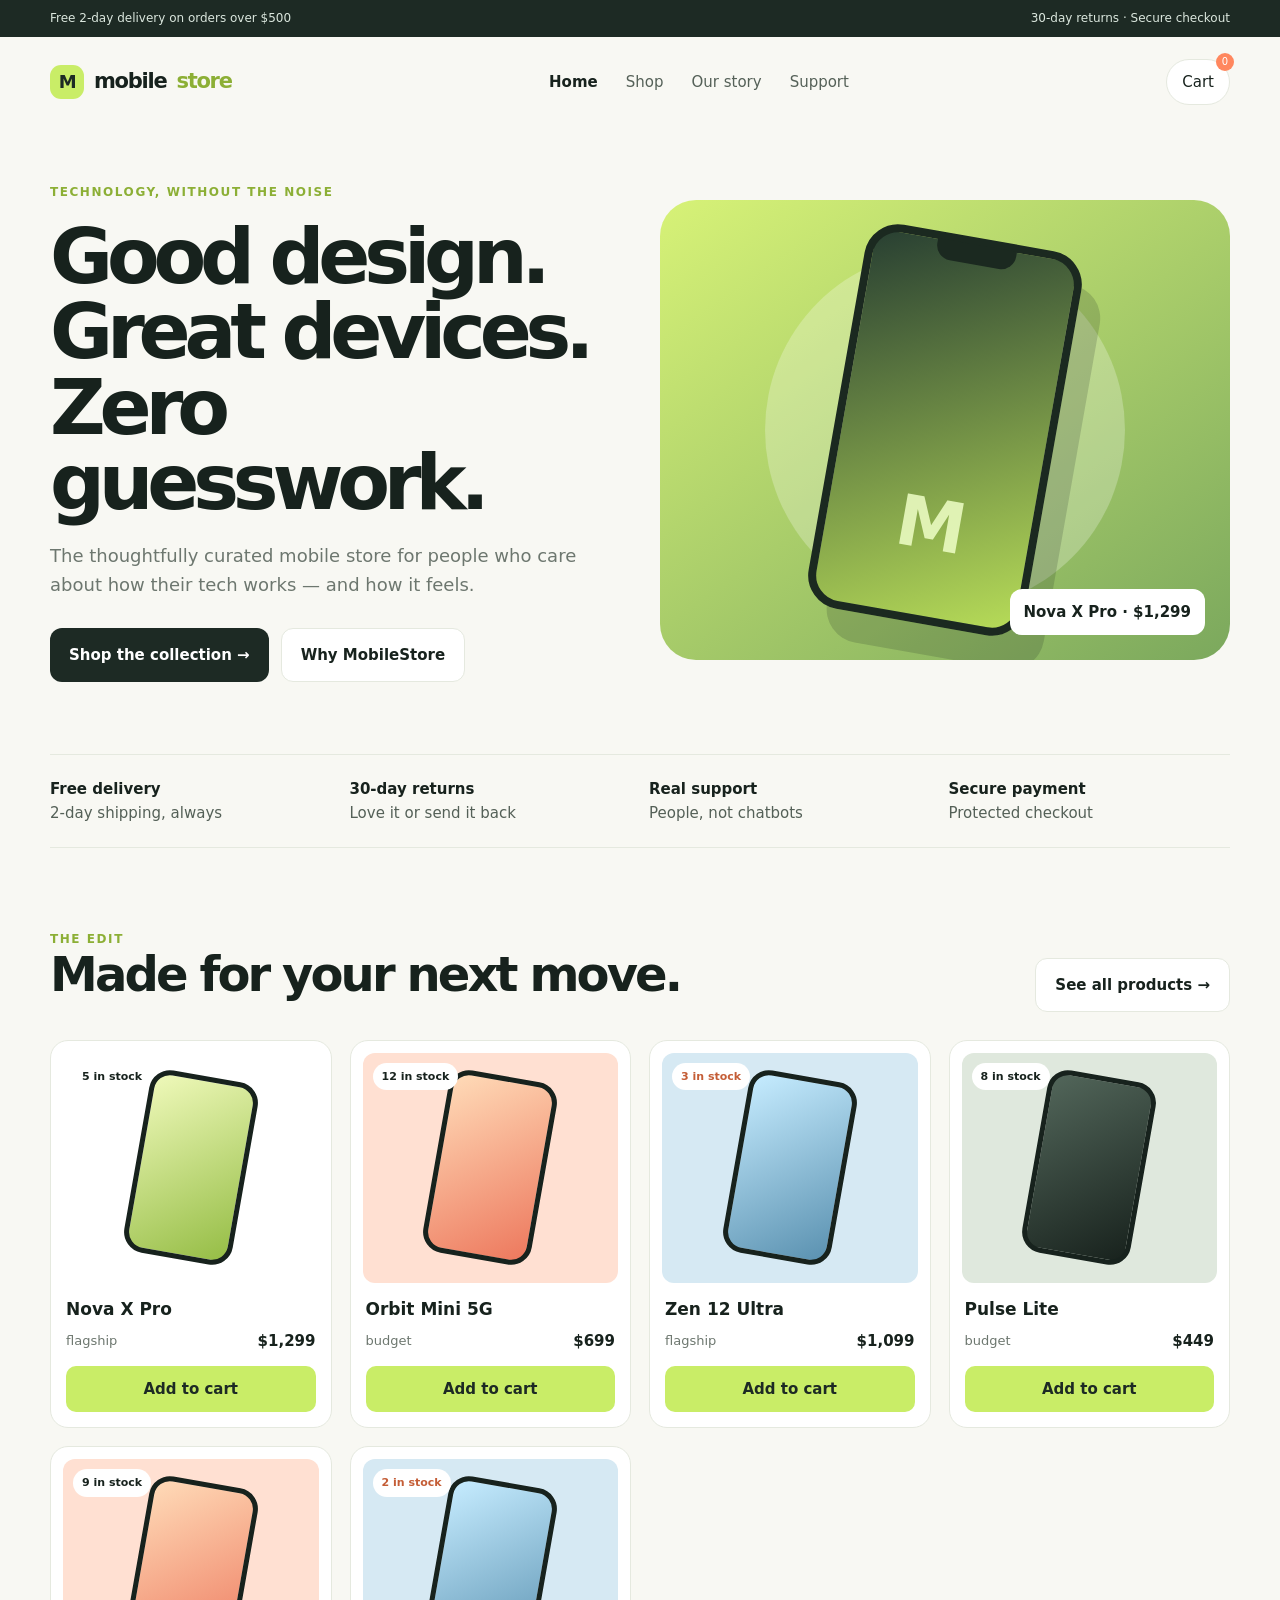
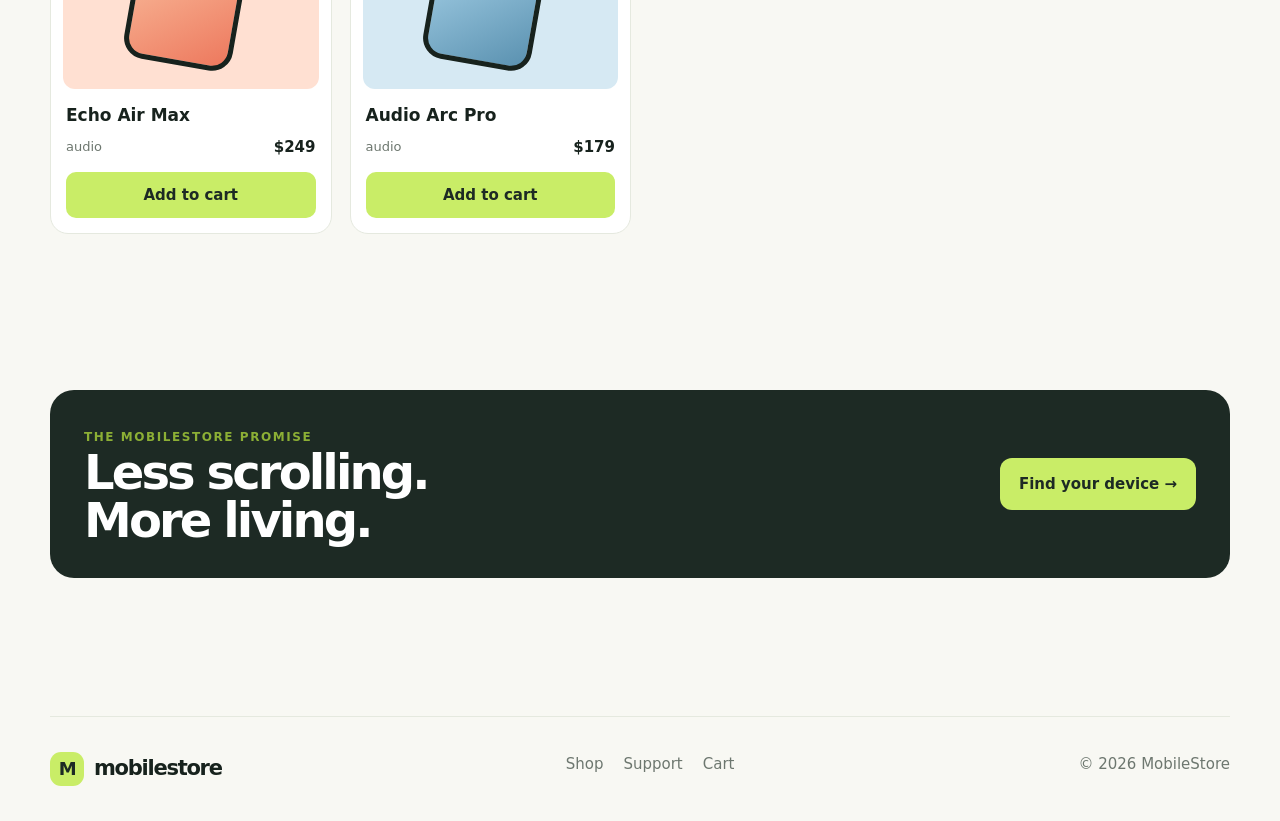
<file: index.html>
<!doctype html><html lang="en"><head><meta charset="UTF-8"><meta name="viewport" content="width=device-width,initial-scale=1"><title>MobileStore — Better tech, beautifully simple</title><link rel="stylesheet" href="styles.css"></head><body>
<div class="topline"><div class="shell"><span>Free 2-day delivery on orders over $500</span><span>30-day returns · Secure checkout</span></div></div>
<header class="shell nav"><a class="logo" href="index.html"><span class="logo-mark">M</span>mobile<span style="color:var(--lime-dark)">store</span></a><nav class="nav-links"><a class="active" href="index.html">Home</a><a href="shop.html">Shop</a><a href="about.html">Our story</a><a href="support.html">Support</a></nav><div class="nav-actions"><a class="icon-btn cart-link" href="cart.html">Cart <span class="cart-badge" data-cart-count>0</span></a></div></header>
<main><section class="shell hero"><div><span class="eyebrow">Technology, without the noise</span><h1>Good design. Great devices. Zero guesswork.</h1><p class="lead">The thoughtfully curated mobile store for people who care about how their tech works — and how it feels.</p><div class="actions"><a class="primary" href="shop.html">Shop the collection →</a><a class="secondary" href="about.html">Why MobileStore</a></div></div><div class="hero-art"><div class="phone"></div><span class="art-label">Nova X Pro · $1,299</span></div></section>
<section class="shell trust"><div><strong>Free delivery</strong>2-day shipping, always</div><div><strong>30-day returns</strong>Love it or send it back</div><div><strong>Real support</strong>People, not chatbots</div><div><strong>Secure payment</strong>Protected checkout</div></section>
<section class="shell section"><div class="section-head"><div><span class="eyebrow">The edit</span><h2>Made for your next move.</h2></div><a class="secondary" href="shop.html">See all products →</a></div><div class="product-grid" data-products></div></section>
<section class="shell section"><div class="band"><div><span class="eyebrow">The MobileStore promise</span><h2>Less scrolling.<br>More living.</h2></div><a class="primary" href="shop.html">Find your device →</a></div></section></main>
<footer class="shell footer"><a class="logo" href="index.html"><span class="logo-mark">M</span>mobilestore</a><div class="footer-links"><a href="shop.html">Shop</a><a href="support.html">Support</a><a href="cart.html">Cart</a></div><span>© 2026 MobileStore</span></footer><script src="app.js"></script></body></html>
</file>
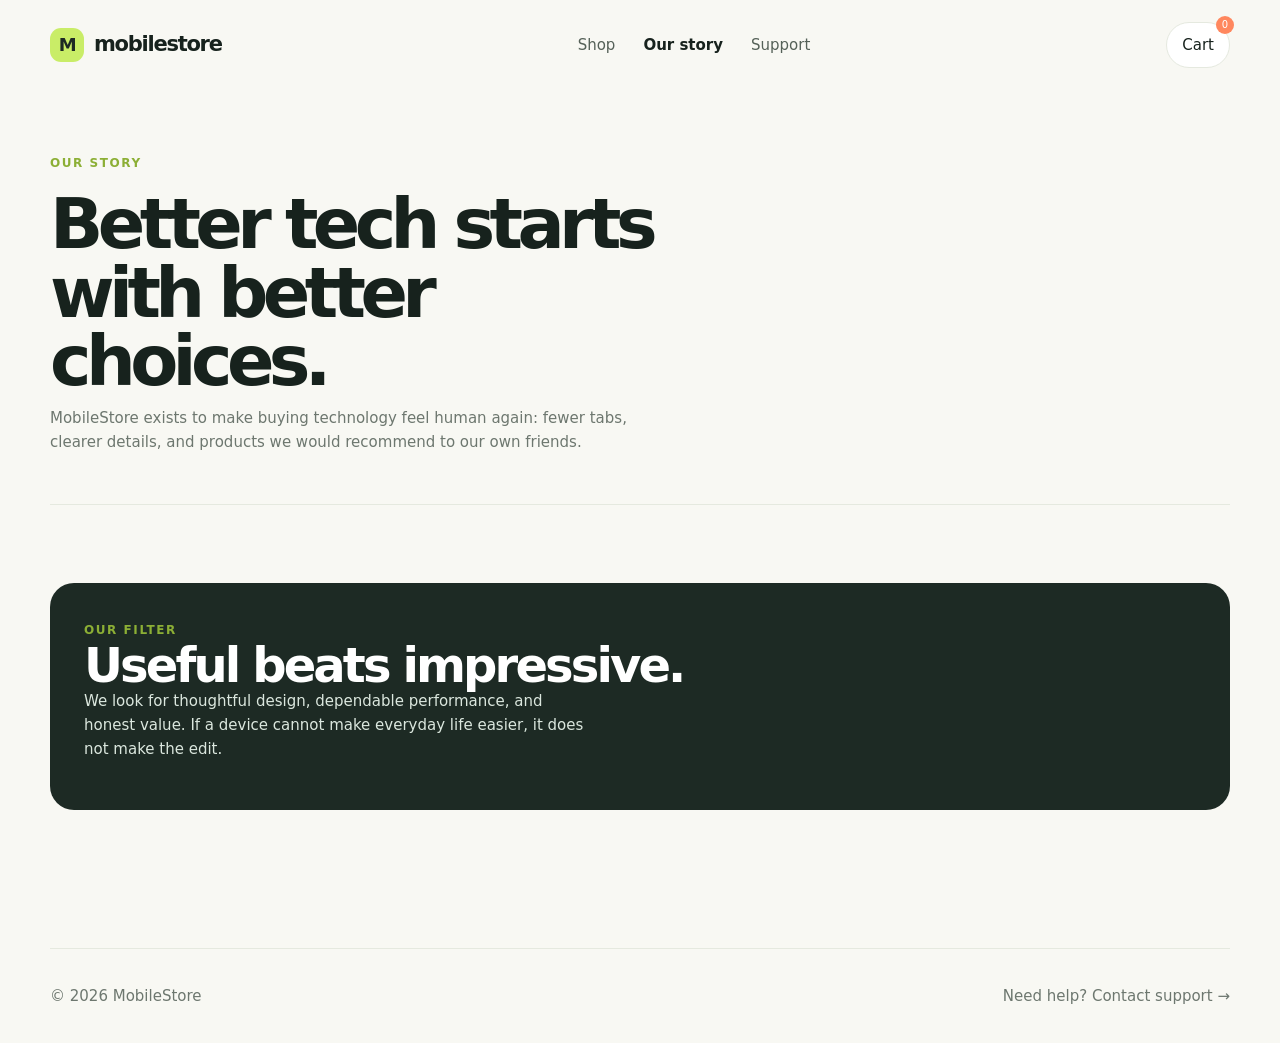
<file: about.html>
<!doctype html><html lang="en"><head><meta charset="UTF-8"><meta name="viewport" content="width=device-width,initial-scale=1"><title>Our story — MobileStore</title><link rel="stylesheet" href="styles.css"></head><body><header class="shell nav"><a class="logo" href="index.html"><span class="logo-mark">M</span>mobilestore</a><nav class="nav-links"><a href="shop.html">Shop</a><a class="active" href="about.html">Our story</a><a href="support.html">Support</a></nav><a class="icon-btn cart-link" href="cart.html">Cart <span class="cart-badge" data-cart-count>0</span></a></header><main class="shell"><section class="page-title"><span class="eyebrow">Our story</span><h1>Better tech starts with better choices.</h1><p>MobileStore exists to make buying technology feel human again: fewer tabs, clearer details, and products we would recommend to our own friends.</p></section><section class="section"><div class="band"><div><span class="eyebrow">Our filter</span><h2>Useful beats impressive.</h2><p style="color:#dbe7de;max-width:500px">We look for thoughtful design, dependable performance, and honest value. If a device cannot make everyday life easier, it does not make the edit.</p></div></div></section></main><footer class="shell footer"><span>© 2026 MobileStore</span><a href="support.html">Need help? Contact support →</a></footer><script src="app.js"></script></body></html>
</file>
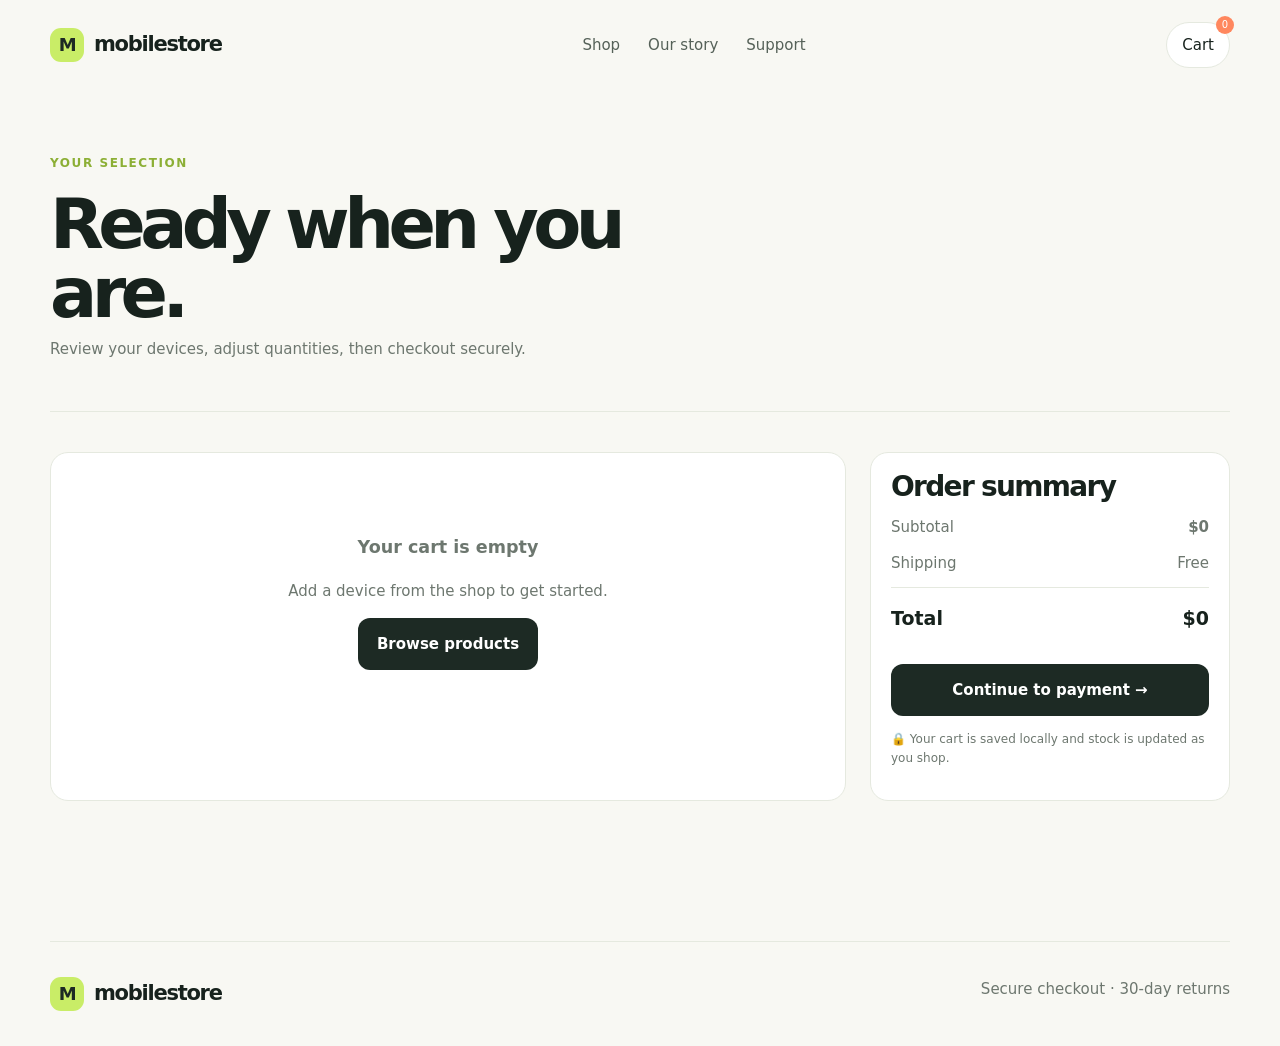
<file: cart.html>
<!doctype html><html lang="en"><head><meta charset="UTF-8"><meta name="viewport" content="width=device-width,initial-scale=1"><title>Your cart — MobileStore</title><link rel="stylesheet" href="styles.css"></head><body>
<header class="shell nav"><a class="logo" href="index.html"><span class="logo-mark">M</span>mobilestore</a><nav class="nav-links"><a href="shop.html">Shop</a><a href="about.html">Our story</a><a href="support.html">Support</a></nav><a class="icon-btn cart-link" href="cart.html">Cart <span class="cart-badge" data-cart-count>0</span></a></header><main class="shell"><section class="page-title"><span class="eyebrow">Your selection</span><h1>Ready when you are.</h1><p>Review your devices, adjust quantities, then checkout securely.</p></section><section class="cart-layout"><div class="cart-list" data-cart-list></div><aside class="summary"><h2>Order summary</h2><div class="summary-row"><span>Subtotal</span><strong data-subtotal>$0</strong></div><div class="summary-row"><span>Shipping</span><span>Free</span></div><div class="summary-row summary-total"><span>Total</span><strong data-total>$0</strong></div><a class="primary full" style="margin-top:18px" href="checkout.html">Continue to payment →</a><p class="secure">🔒 Your cart is saved locally and stock is updated as you shop.</p></aside></section></main><footer class="shell footer"><a class="logo" href="index.html"><span class="logo-mark">M</span>mobilestore</a><span>Secure checkout · 30-day returns</span></footer><script src="app.js"></script></body></html>
</file>
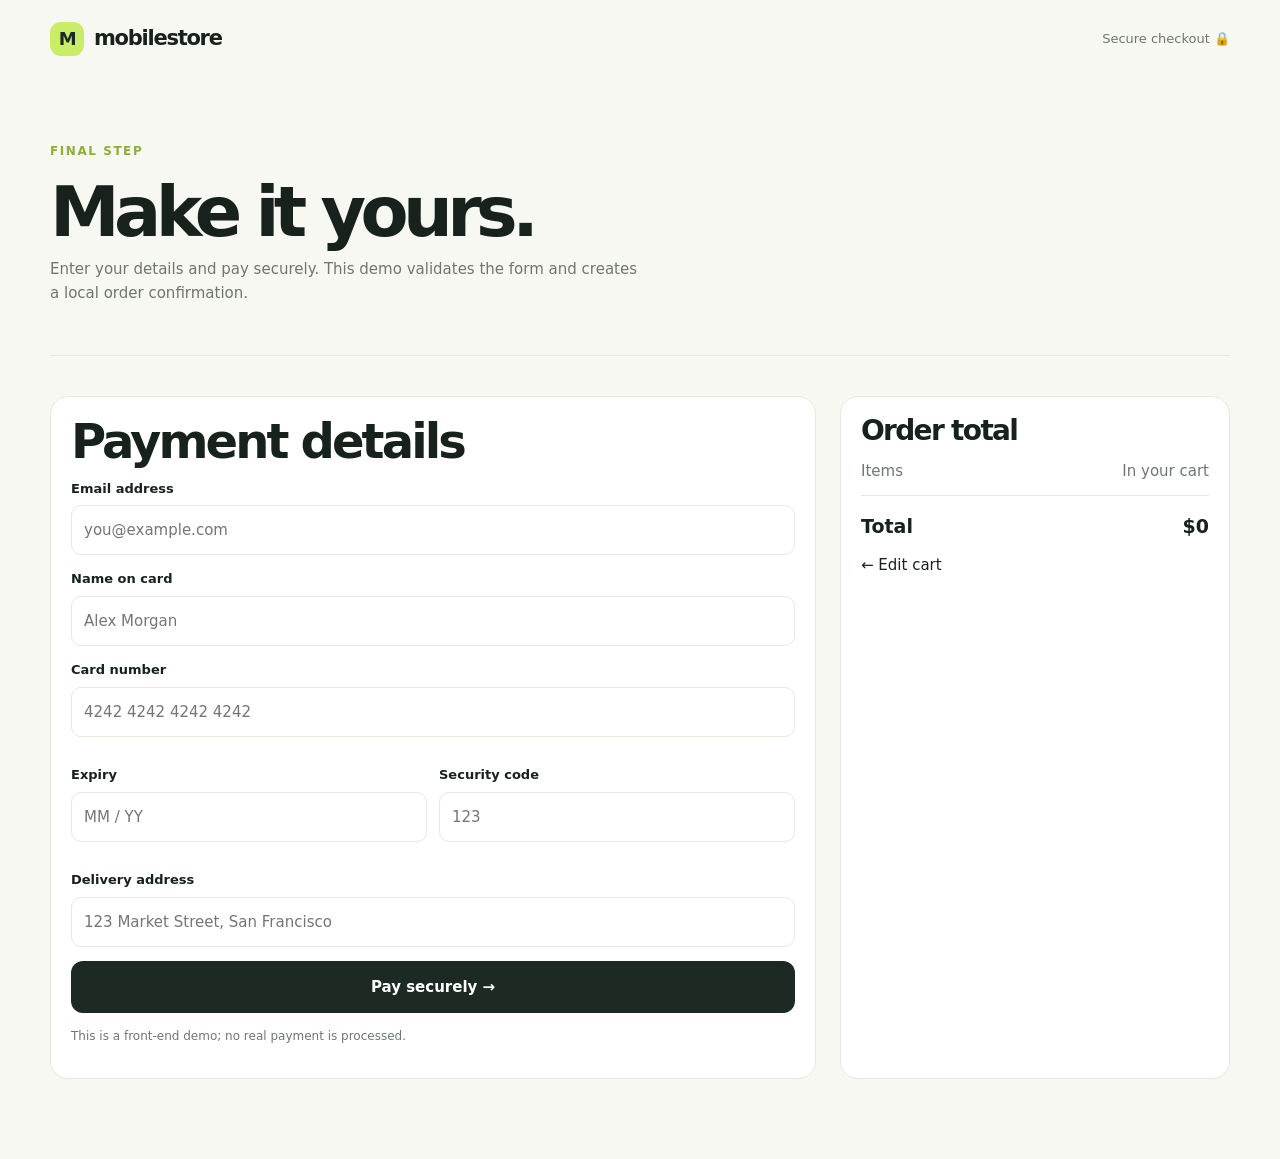
<file: checkout.html>
<!doctype html><html lang="en"><head><meta charset="UTF-8"><meta name="viewport" content="width=device-width,initial-scale=1"><title>Checkout — MobileStore</title><link rel="stylesheet" href="styles.css"></head><body>
<header class="shell nav"><a class="logo" href="index.html"><span class="logo-mark">M</span>mobilestore</a><span class="muted">Secure checkout 🔒</span></header><main class="shell"><section class="page-title"><span class="eyebrow">Final step</span><h1>Make it yours.</h1><p>Enter your details and pay securely. This demo validates the form and creates a local order confirmation.</p></section><section class="checkout-layout"><form class="checkout-card" data-payment-form><h2>Payment details</h2><div class="field"><label for="email">Email address</label><input id="email" type="email" required placeholder="you@example.com"></div><div class="field"><label for="name">Name on card</label><input id="name" required placeholder="Alex Morgan"></div><div class="field"><label for="card">Card number</label><input id="card" inputmode="numeric" minlength="12" required placeholder="4242 4242 4242 4242"></div><div class="two-col"><div class="field"><label for="expiry">Expiry</label><input id="expiry" required placeholder="MM / YY"></div><div class="field"><label for="cvv">Security code</label><input id="cvv" inputmode="numeric" minlength="3" required placeholder="123"></div></div><div class="field"><label for="address">Delivery address</label><input id="address" required placeholder="123 Market Street, San Francisco"></div><button class="primary full" type="submit">Pay securely →</button><p class="secure">This is a front-end demo; no real payment is processed.</p></form><aside class="summary"><h2>Order total</h2><div class="summary-row"><span>Items</span><span>In your cart</span></div><div class="summary-row summary-total"><span>Total</span><strong data-total>$0</strong></div><a href="cart.html">← Edit cart</a></aside></section></main><script src="app.js"></script></body></html>
</file>
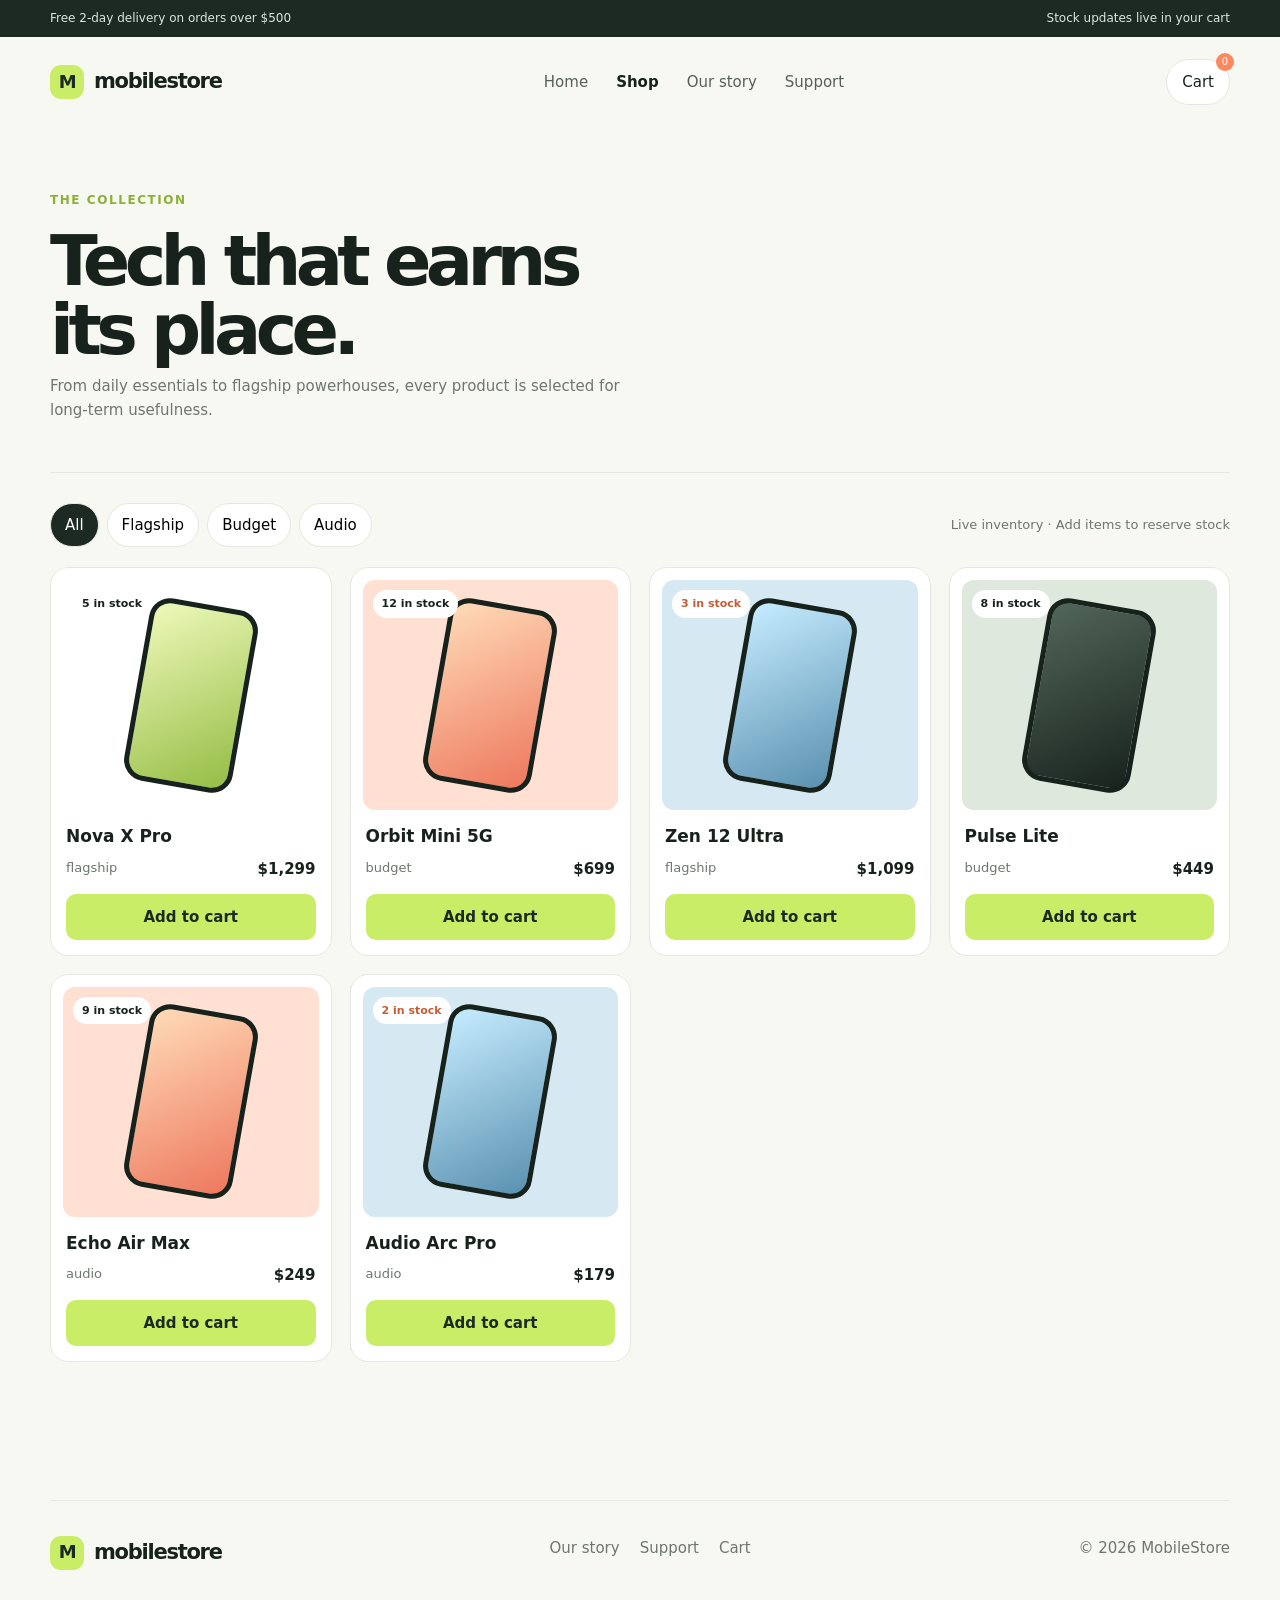
<file: shop.html>
<!doctype html><html lang="en"><head><meta charset="UTF-8"><meta name="viewport" content="width=device-width,initial-scale=1"><title>Shop — MobileStore</title><link rel="stylesheet" href="styles.css"></head><body>
<div class="topline"><div class="shell"><span>Free 2-day delivery on orders over $500</span><span>Stock updates live in your cart</span></div></div><header class="shell nav"><a class="logo" href="index.html"><span class="logo-mark">M</span>mobilestore</a><nav class="nav-links"><a href="index.html">Home</a><a class="active" href="shop.html">Shop</a><a href="about.html">Our story</a><a href="support.html">Support</a></nav><a class="icon-btn cart-link" href="cart.html">Cart <span class="cart-badge" data-cart-count>0</span></a></header>
<main class="shell"><section class="page-title"><span class="eyebrow">The collection</span><h1>Tech that earns its place.</h1><p>From daily essentials to flagship powerhouses, every product is selected for long-term usefulness.</p></section><div class="shop-toolbar"><div class="filters"><button class="filter active" data-filter="all">All</button><button class="filter" data-filter="flagship">Flagship</button><button class="filter" data-filter="budget">Budget</button><button class="filter" data-filter="audio">Audio</button></div><span class="muted">Live inventory · Add items to reserve stock</span></div><div class="product-grid section" style="padding-top:0" data-products></div></main><footer class="shell footer"><a class="logo" href="index.html"><span class="logo-mark">M</span>mobilestore</a><div class="footer-links"><a href="about.html">Our story</a><a href="support.html">Support</a><a href="cart.html">Cart</a></div><span>© 2026 MobileStore</span></footer><script src="app.js"></script></body></html>
</file>
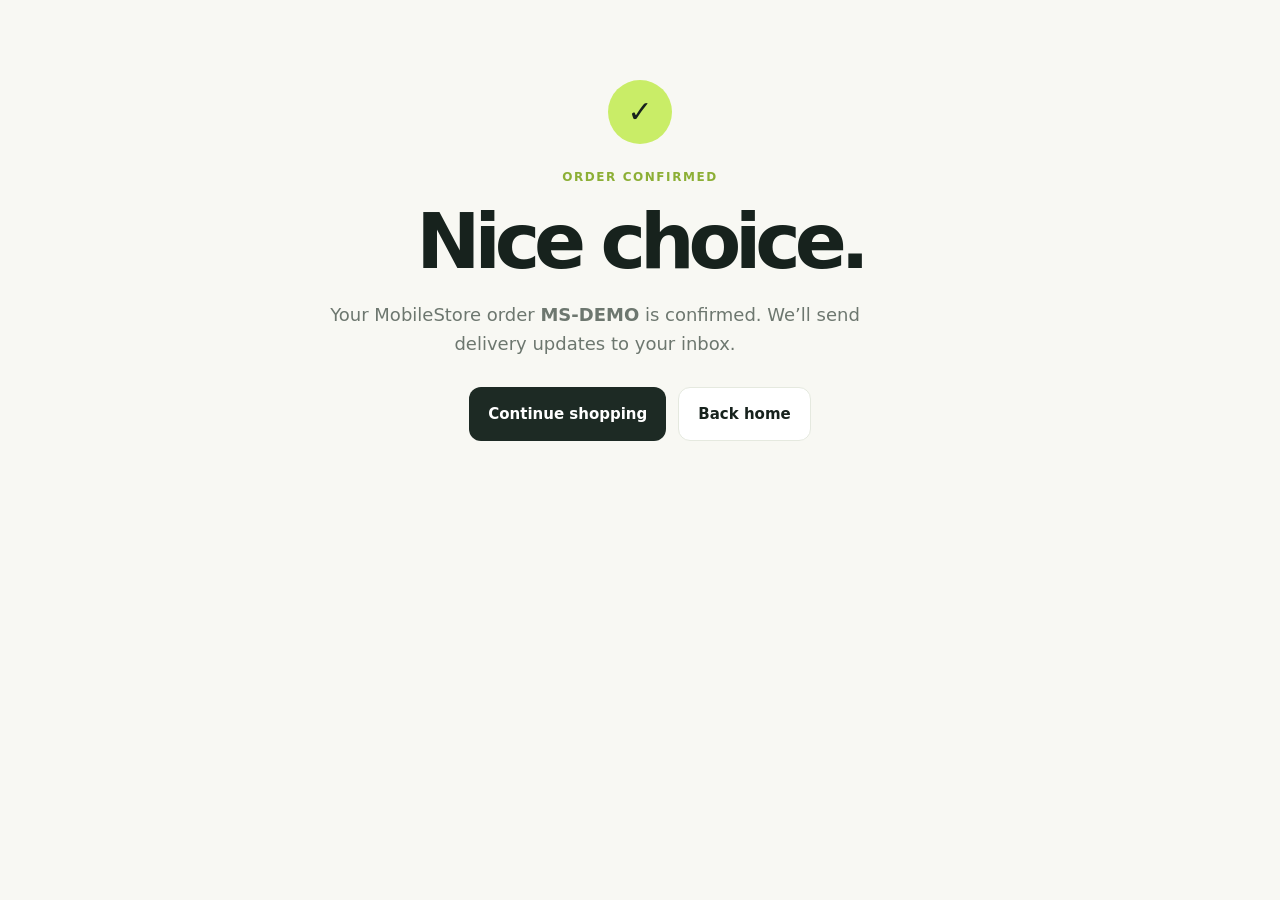
<file: success.html>
<!doctype html><html lang="en"><head><meta charset="UTF-8"><meta name="viewport" content="width=device-width,initial-scale=1"><title>Order confirmed — MobileStore</title><link rel="stylesheet" href="styles.css"></head><body><main class="shell success"><div class="check">✓</div><span class="eyebrow">Order confirmed</span><h1>Nice choice.</h1><p class="lead">Your MobileStore order <strong data-order-number></strong> is confirmed. We’ll send delivery updates to your inbox.</p><div class="actions" style="justify-content:center"><a class="primary" href="shop.html">Continue shopping</a><a class="secondary" href="index.html">Back home</a></div></main><script>const order=JSON.parse(localStorage.getItem("mobileStoreOrder")||"{}");document.querySelector("[data-order-number]").textContent=order.number||"MS-DEMO";</script></body></html>
</file>
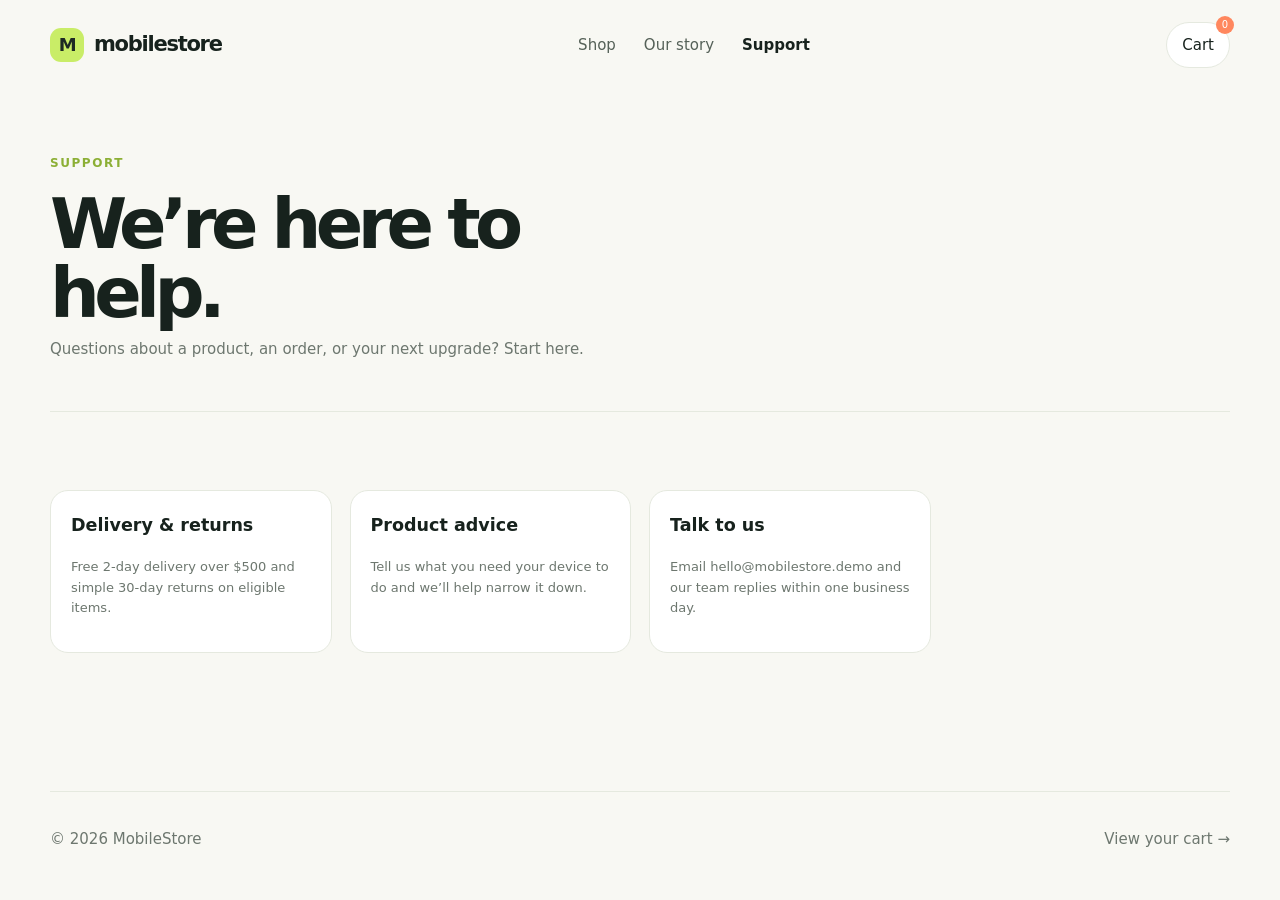
<file: support.html>
<!doctype html><html lang="en"><head><meta charset="UTF-8"><meta name="viewport" content="width=device-width,initial-scale=1"><title>Support — MobileStore</title><link rel="stylesheet" href="styles.css"></head><body><header class="shell nav"><a class="logo" href="index.html"><span class="logo-mark">M</span>mobilestore</a><nav class="nav-links"><a href="shop.html">Shop</a><a href="about.html">Our story</a><a class="active" href="support.html">Support</a></nav><a class="icon-btn cart-link" href="cart.html">Cart <span class="cart-badge" data-cart-count>0</span></a></header><main class="shell"><section class="page-title"><span class="eyebrow">Support</span><h1>We’re here to help.</h1><p>Questions about a product, an order, or your next upgrade? Start here.</p></section><section class="section"><div class="product-grid"><div class="checkout-card"><h3>Delivery & returns</h3><p class="muted">Free 2-day delivery over $500 and simple 30-day returns on eligible items.</p></div><div class="checkout-card"><h3>Product advice</h3><p class="muted">Tell us what you need your device to do and we’ll help narrow it down.</p></div><div class="checkout-card"><h3>Talk to us</h3><p class="muted">Email hello@mobilestore.demo and our team replies within one business day.</p></div></div></section></main><footer class="shell footer"><span>© 2026 MobileStore</span><a href="cart.html">View your cart →</a></footer><script src="app.js"></script></body></html>
</file>
<file: styles.css>
:root {
  --ink: #17221d;
  --muted: #6d776f;
  --paper: #f8f8f3;
  --card: #ffffff;
  --line: #e5e9df;
  --lime: #c9ed67;
  --lime-dark: #8caf35;
  --dark: #1d2a24;
  --orange: #ff875e;
}
* { box-sizing: border-box; }
html { scroll-behavior: smooth; }
body { margin: 0; background: var(--paper); color: var(--ink); font: 15px/1.6 Inter, ui-sans-serif, system-ui, -apple-system, sans-serif; }
a { color: inherit; text-decoration: none; }
button, input, select { font: inherit; }
button { cursor: pointer; }
.shell { width: min(1180px, calc(100% - 40px)); margin: auto; }
.topline { background: var(--dark); color: #dbe7de; font-size: 12px; padding: 9px 0; }
.topline .shell { display:flex; justify-content:space-between; gap:20px; }
.nav { display:flex; align-items:center; justify-content:space-between; gap:30px; padding:22px 0; }
.logo { display:flex; align-items:center; gap:10px; font-weight:900; font-size:21px; letter-spacing:-.06em; }
.logo-mark { width:34px; height:34px; display:grid; place-items:center; border-radius:11px; background:var(--lime); color:var(--dark); font-size:18px; }
.nav-links { display:flex; gap:28px; color:#556158; }
.nav-links a:hover, .nav-links a.active { color:var(--ink); font-weight:700; }
.nav-actions { display:flex; gap:10px; align-items:center; }
.icon-btn, .pill-btn { border:1px solid var(--line); background:#fff; border-radius:999px; padding:10px 15px; }
.cart-link { position:relative; }
.cart-badge { position:absolute; top:-7px; right:-5px; min-width:18px; height:18px; display:grid; place-items:center; background:var(--orange); color:#fff; border-radius:99px; font-size:10px; }
.hero { display:grid; grid-template-columns:1fr 1fr; gap:40px; min-height:560px; align-items:center; padding:52px 0 72px; }
.eyebrow { color:var(--lime-dark); font-size:12px; font-weight:800; letter-spacing:.13em; text-transform:uppercase; }
h1,h2,h3,p { margin-top:0; }
h1 { font-size:clamp(45px, 6vw, 78px); line-height:.98; letter-spacing:-.08em; max-width:620px; margin:16px 0 22px; }
h2 { font-size:clamp(30px, 4vw, 48px); line-height:1; letter-spacing:-.06em; margin-bottom:14px; }
.lead { color:var(--muted); font-size:18px; max-width:530px; }
.actions { display:flex; gap:12px; flex-wrap:wrap; margin-top:28px; }
.primary, .secondary { display:inline-flex; align-items:center; justify-content:center; border:0; border-radius:12px; padding:14px 19px; font-weight:800; }
.primary { background:var(--dark); color:#fff; }
.primary:hover { background:#30463a; }
.secondary { border:1px solid var(--line); background:#fff; }
.hero-art { min-height:460px; border-radius:36px; background:linear-gradient(145deg,#d7f277,#7ba85d); position:relative; overflow:hidden; display:grid; place-items:center; }
.hero-art:before { content:""; width:360px; height:360px; border-radius:50%; background:rgba(255,255,255,.25); position:absolute; }
.phone { width:220px; height:390px; border:8px solid #1b2920; border-radius:34px; background:linear-gradient(155deg,#283f32,#b7dc58); transform:rotate(10deg); box-shadow:24px 30px 0 rgba(29,42,36,.18); position:relative; z-index:1; }
.phone:before { content:""; width:80px; height:20px; background:#1b2920; border-radius:0 0 15px 15px; position:absolute; top:-1px; left:62px; }
.phone:after { content:"M"; position:absolute; bottom:35px; left:70px; color:#efffc7; font-size:70px; font-weight:900; opacity:.85; }
.art-label { position:absolute; right:25px; bottom:25px; background:#fff; padding:11px 14px; border-radius:12px; font-weight:800; z-index:2; }
.trust { border-top:1px solid var(--line); border-bottom:1px solid var(--line); padding:22px 0; display:grid; grid-template-columns:repeat(4,1fr); gap:18px; color:#546057; }
.trust strong { display:block; color:var(--ink); }
.section { padding:78px 0; }
.section-head { display:flex; justify-content:space-between; align-items:end; gap:20px; margin-bottom:28px; }
.section-head p { color:var(--muted); margin-bottom:4px; }
.product-grid { display:grid; grid-template-columns:repeat(4,1fr); gap:18px; }
.product-card { background:var(--card); border:1px solid var(--line); border-radius:18px; padding:12px; }
.product-image { height:230px; border-radius:12px; display:grid; place-items:center; position:relative; overflow:hidden; }
.product-image:before { content:""; width:100px; height:175px; border:5px solid #17221d; border-radius:21px; background:linear-gradient(145deg,#eff9ba,#95bd45); transform:rotate(10deg); }
.product-image.orange { background:#ffe0d2; }.product-image.blue { background:#d6e9f3; }.product-image.dark { background:#dfe8dd; }
.product-image.orange:before { background:linear-gradient(145deg,#ffdbb8,#ed785d); }.product-image.blue:before { background:linear-gradient(145deg,#c6ecff,#5a91b0); }.product-image.dark:before { background:linear-gradient(145deg,#52665a,#18221d); }
.stock { position:absolute; top:10px; left:10px; background:#fff; border-radius:99px; padding:5px 9px; font-size:11px; font-weight:800; }
.stock.low { color:#c45d36; }
.product-info { padding:13px 3px 3px; }.product-info h3 { margin:0; font-size:17px; }.price-row { display:flex; justify-content:space-between; align-items:center; margin-top:6px; }.price { font-weight:900; }.muted { color:var(--muted); font-size:13px; }
.add { width:100%; margin-top:13px; padding:11px; border:0; border-radius:10px; background:var(--lime); color:var(--dark); font-weight:900; }
.add:hover { background:#b6dc52; }
.band { background:var(--dark); color:#fff; border-radius:24px; padding:34px; display:flex; justify-content:space-between; align-items:center; gap:20px; }
.band h2 { margin:0; }.band .primary { background:var(--lime); color:var(--dark); }
.footer { margin-top:60px; padding:35px 0; border-top:1px solid var(--line); display:flex; justify-content:space-between; gap:24px; color:var(--muted); }.footer .logo { color:var(--ink); }.footer-links { display:flex; gap:20px; }
.page-title { padding:60px 0 35px; border-bottom:1px solid var(--line); }.page-title h1 { font-size:clamp(42px,6vw,70px); margin-bottom:10px; }.page-title p { color:var(--muted); max-width:600px; }
.shop-toolbar { display:flex; justify-content:space-between; align-items:center; gap:15px; margin:30px 0 20px; }.filters { display:flex; gap:8px; flex-wrap:wrap; }.filter { border:1px solid var(--line); background:#fff; border-radius:99px; padding:9px 14px; }.filter.active { background:var(--dark); color:#fff; }
.cart-layout { display:grid; grid-template-columns:1fr 360px; gap:24px; padding:40px 0 80px; }.cart-list, .summary, .checkout-card { background:#fff; border:1px solid var(--line); border-radius:18px; padding:20px; }.cart-item { display:grid; grid-template-columns:86px 1fr auto; gap:14px; align-items:center; padding:15px 0; border-bottom:1px solid var(--line); }.cart-item:last-child { border-bottom:0; }.mini-image { width:86px; height:86px; border-radius:12px; background:#d7f277; display:grid; place-items:center; }.mini-image:after { content:""; width:33px; height:58px; border:3px solid var(--dark); border-radius:9px; }.quantity { display:flex; align-items:center; gap:9px; }.quantity button { width:27px; height:27px; border:1px solid var(--line); background:#fff; border-radius:50%; }.remove { border:0; background:none; color:#bc6245; font-size:12px; }.summary h2 { font-size:28px; }.summary-row { display:flex; justify-content:space-between; margin:12px 0; color:var(--muted); }.summary-total { border-top:1px solid var(--line); padding-top:15px; color:var(--ink); font-size:19px; font-weight:900; }.full { width:100%; }.empty { text-align:center; padding:60px 20px; color:var(--muted); }.checkout-layout { display:grid; grid-template-columns:1fr 390px; gap:24px; padding:40px 0 80px; }.field { display:grid; gap:6px; margin:14px 0; }.field label { font-size:13px; font-weight:800; }.field input, .field select { border:1px solid var(--line); border-radius:10px; padding:12px; outline:none; background:#fff; }.field input:focus { border-color:var(--lime-dark); }.two-col { display:grid; grid-template-columns:1fr 1fr; gap:12px; }.secure { color:var(--muted); font-size:12px; margin-top:14px; }.success { max-width:620px; margin:80px auto; text-align:center; }.check { width:64px; height:64px; margin:0 auto 20px; border-radius:50%; display:grid; place-items:center; background:var(--lime); font-size:30px; }
@media(max-width:900px){.hero,.cart-layout,.checkout-layout{grid-template-columns:1fr}.product-grid{grid-template-columns:repeat(2,1fr)}.hero-art{min-height:380px}.nav-links{gap:13px}.trust{grid-template-columns:repeat(2,1fr)}}
@media(max-width:620px){.shell{width:min(100% - 24px,1180px)}.topline .shell{font-size:10px}.nav{flex-wrap:wrap;padding:15px 0}.nav-links{order:3;width:100%;justify-content:space-between;font-size:13px}.hero{padding:35px 0 45px}.hero-art{min-height:340px}.phone{transform:scale(.8) rotate(10deg)}.product-grid{grid-template-columns:1fr 1fr;gap:10px}.product-image{height:165px}.product-image:before{transform:scale(.75) rotate(10deg)}.band{padding:24px;display:block}.band .primary{margin-top:15px}.footer{display:block}.footer-links{margin-top:20px}.cart-item{grid-template-columns:64px 1fr}.cart-item > strong{grid-column:2}.mini-image{width:64px;height:64px}.two-col{grid-template-columns:1fr}.shop-toolbar{align-items:flex-start;flex-direction:column}}
</file>
